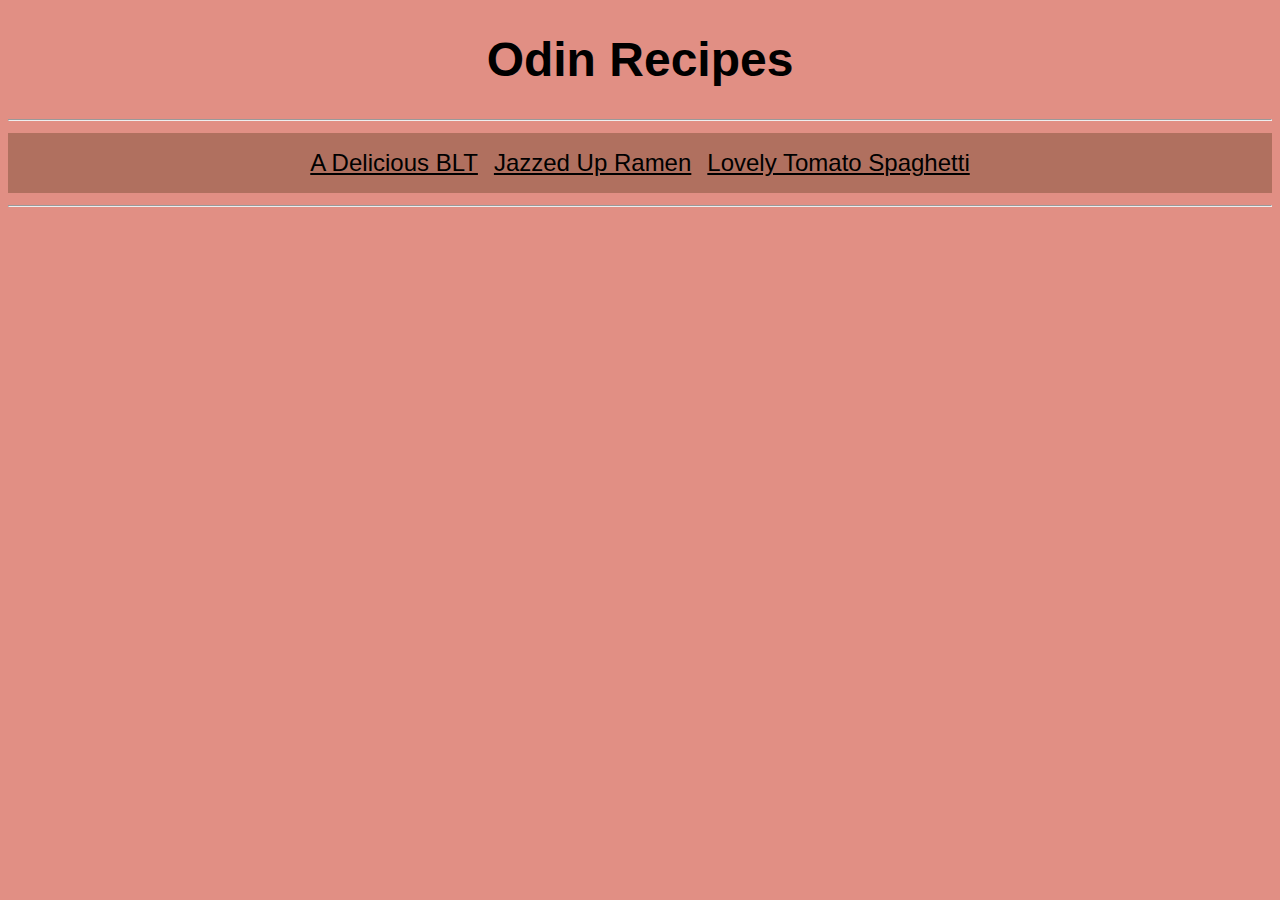
<file: index.html>
<!DOCTYPE html>
<html lang="en">

<head>
    <meta charset="UTF-8">
    <meta name="author" content="Ian Watts">
    <meta name="viewport" content="width=device-width, initial-scale=1.0">
    <title>Odin-Recipes</title>
    <link rel="stylesheet" href="style.css">
</head>

<body>
    <h1>Odin Recipes</h1>
    <hr>
    <div class="nav-flexbox-container">
        <ul class="nav">
            <li><a href="recipes/BLT.html">A Delicious BLT</a></li>
            <li><a href="recipes/ramen.html">Jazzed Up Ramen</a></li>
            <li><a href="recipes/spaghetti.html">Lovely Tomato Spaghetti</a></li>
        </ul>
    </div>
    <hr>
</body>

</html>
</file>
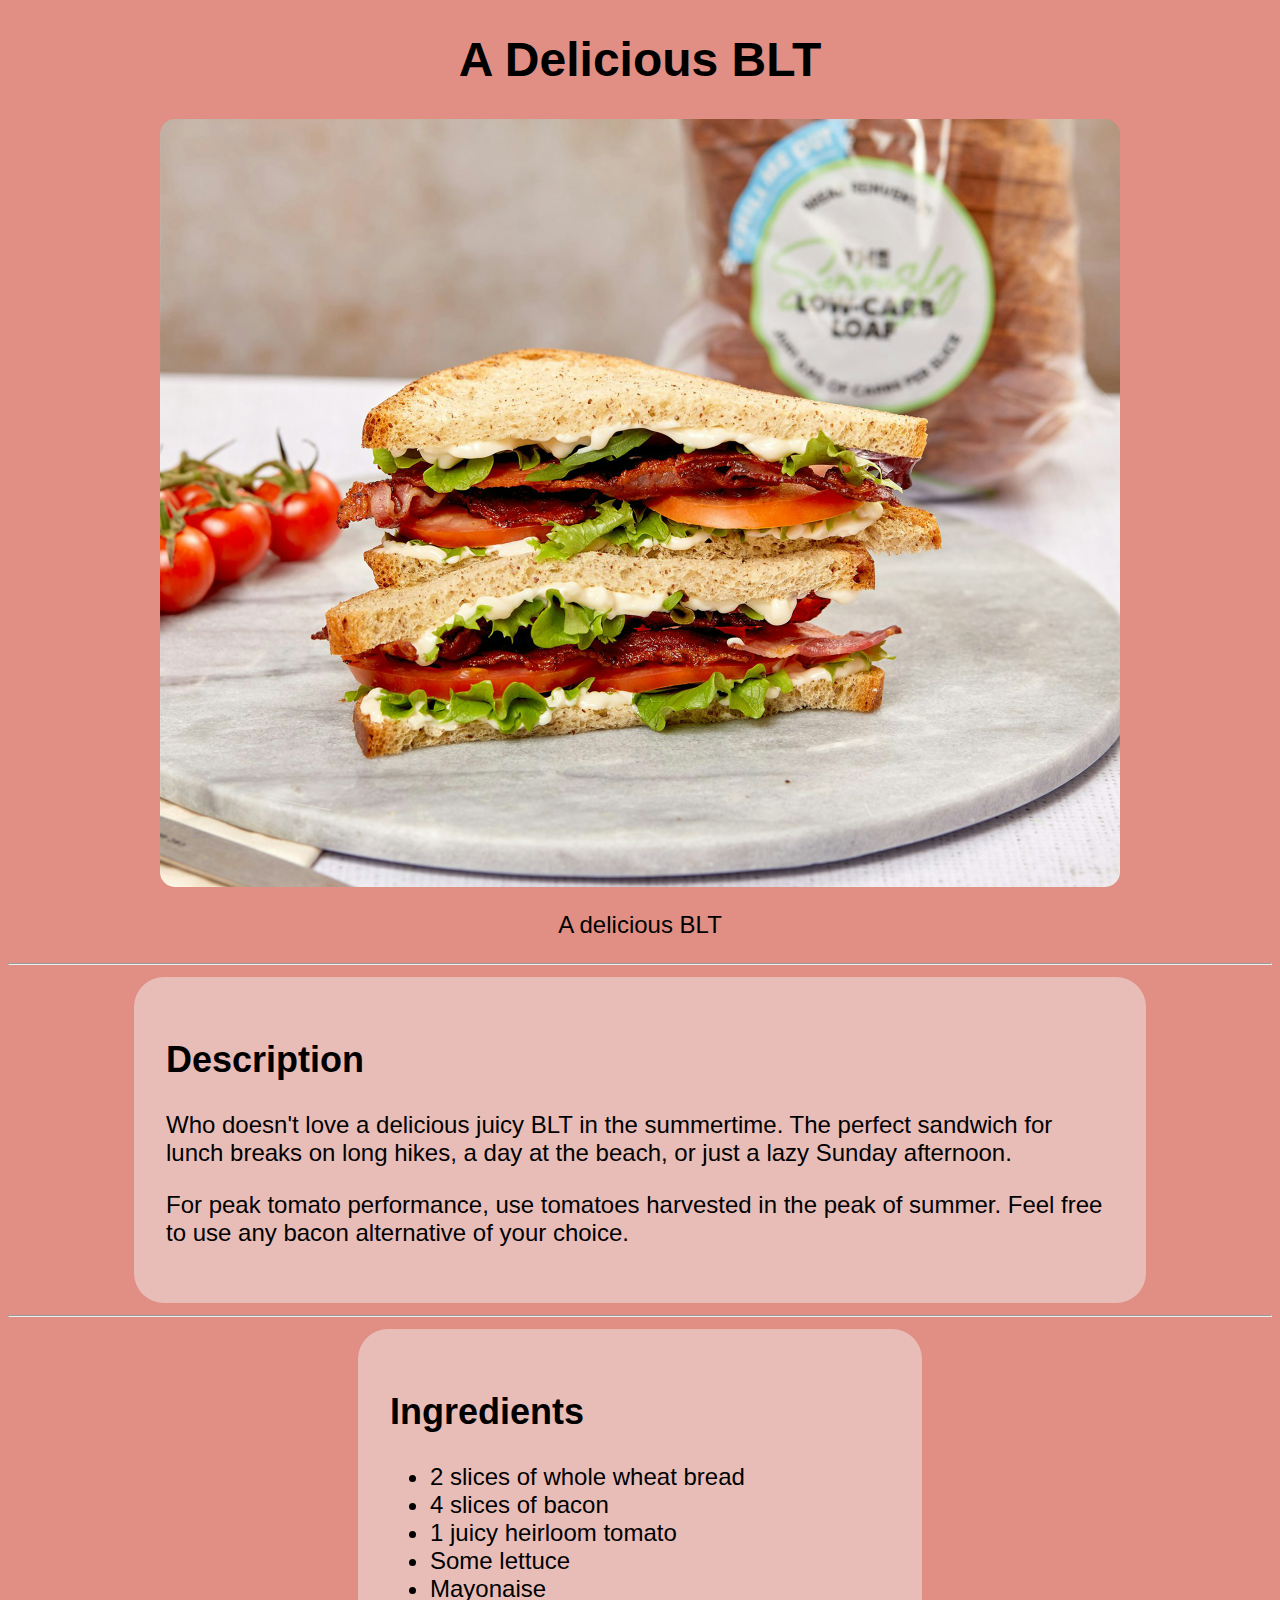
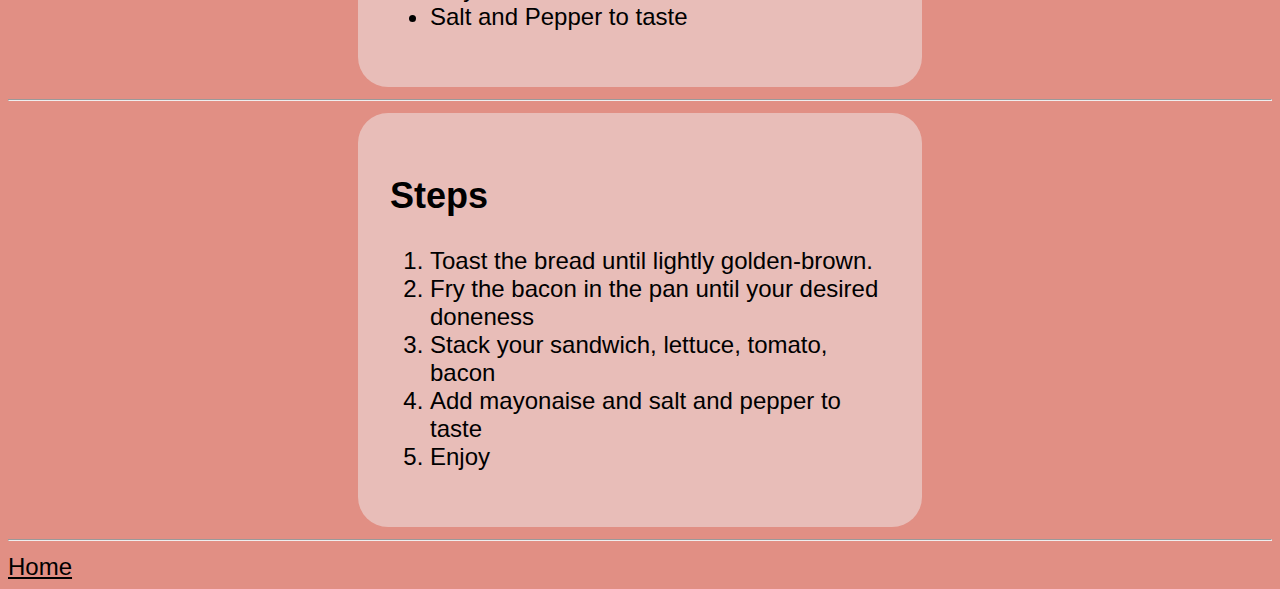
<file: recipes/BLT.html>
<!DOCTYPE html>
<html lang="en">

<head>
    <meta charset="UTF-8">
    <meta name="viewport" content="width=device-width, initial-scale=1.0">
    <title>BLT Recipe</title>
    <link rel="stylesheet" href="../style.css">
</head>

<body>
    <h1>A Delicious BLT</h1>
    <figure>
        <img src="../images/juicy-blt.jpg" alt="A delicious juicy BLT" loading="lazy">
        <figcaption>A delicious BLT</figcaption>
    </figure>
    <hr>
    <div class="description">
        <h2>Description</h2>
        <p>Who doesn't love a delicious juicy BLT in the summertime. The perfect sandwich for lunch breaks on long
            hikes, a
            day at the beach, or just a lazy Sunday afternoon.</p>
        <p>For peak tomato performance, use tomatoes harvested in the peak of summer. Feel free to use any bacon
            alternative
            of your choice.</p>
    </div>
    <hr>
    <div class="ingredientsList">
        <h2>Ingredients</h2>
        <ul>
            <li>2 slices of whole wheat bread</li>
            <li>4 slices of bacon</li>
            <li>1 juicy heirloom tomato</li>
            <li>Some lettuce</li>
            <li>Mayonaise</li>
            <li>Salt and Pepper to taste</li>
        </ul>
    </div>
    <hr>
    <div class="stepsList">
        <h2>Steps</h2>
        <ol>
            <li>Toast the bread until lightly golden-brown.</li>
            <li>Fry the bacon in the pan until your desired doneness</li>
            <li>Stack your sandwich, lettuce, tomato, bacon</li>
            <li>Add mayonaise and salt and pepper to taste</li>
            <li>Enjoy</li>
        </ol>
    </div>
    <hr>
    <a href="../index.html">Home</a>
</body>

</html>
</file>
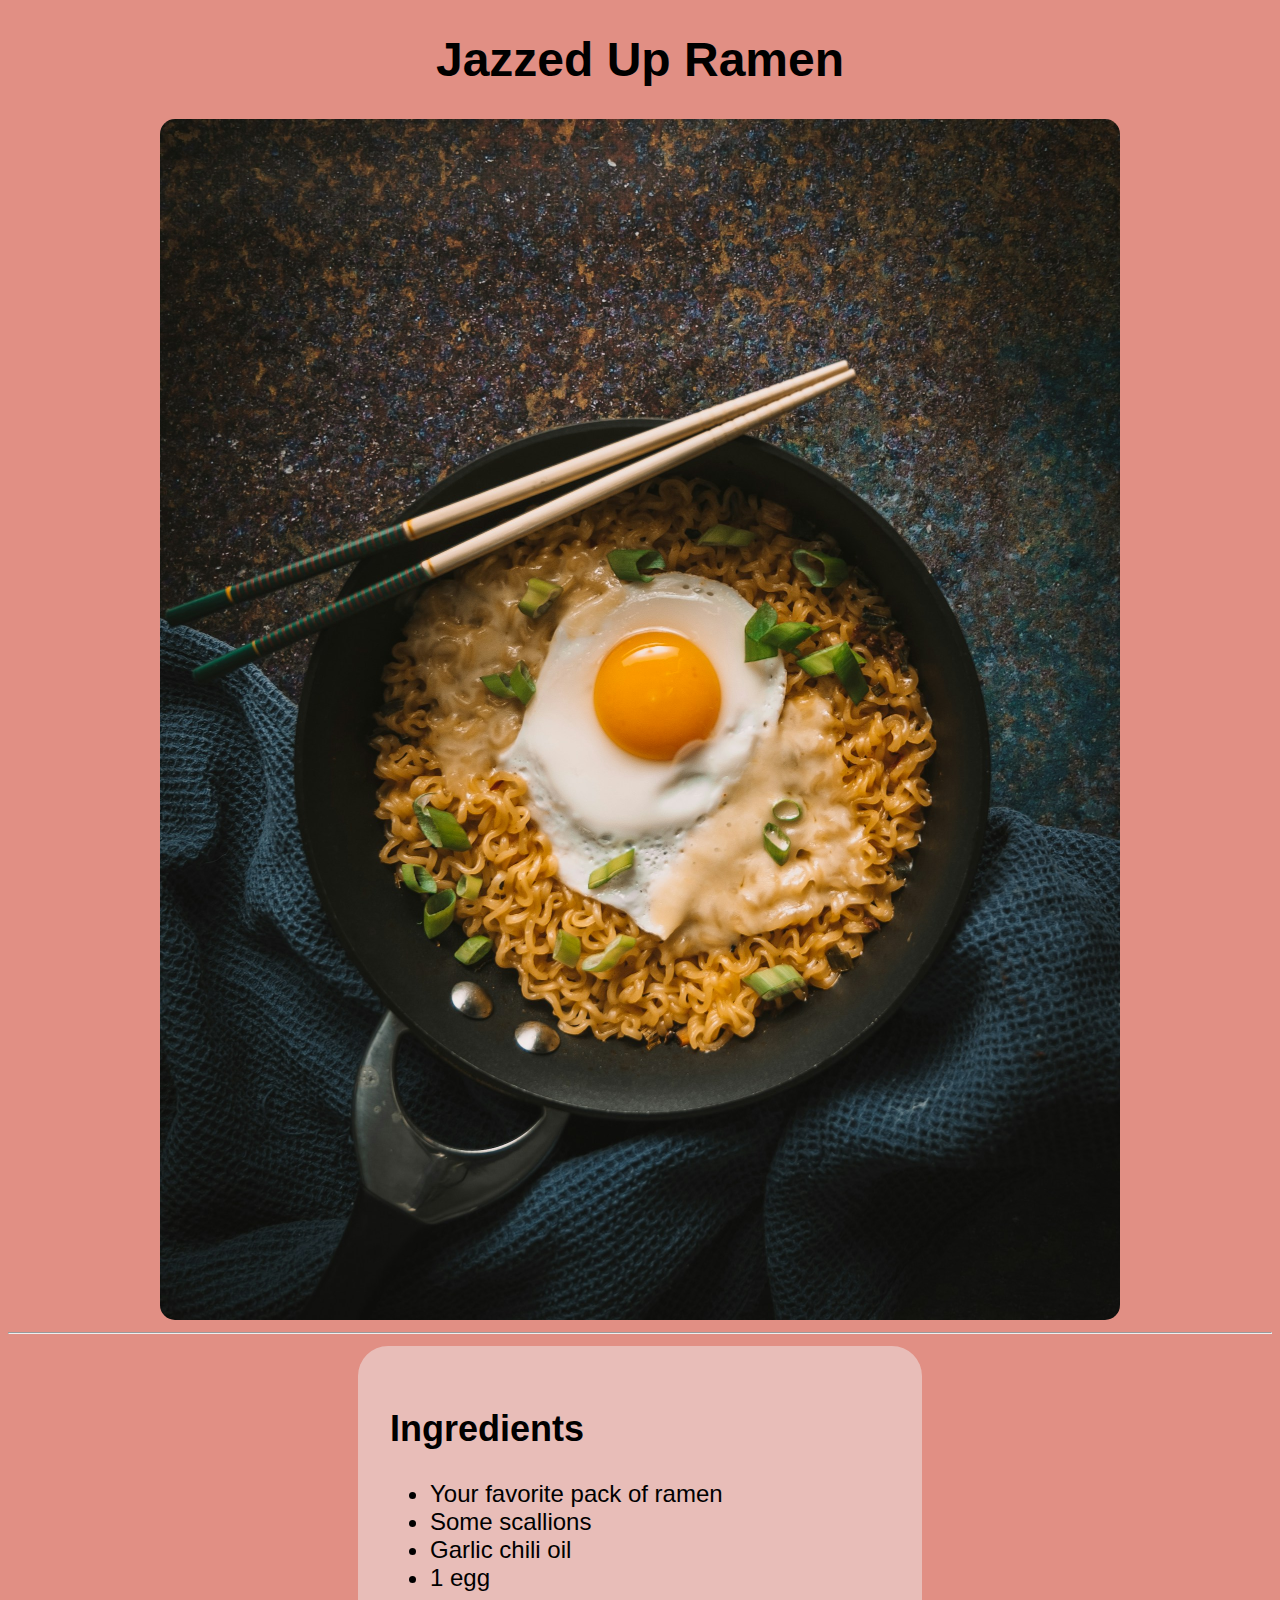
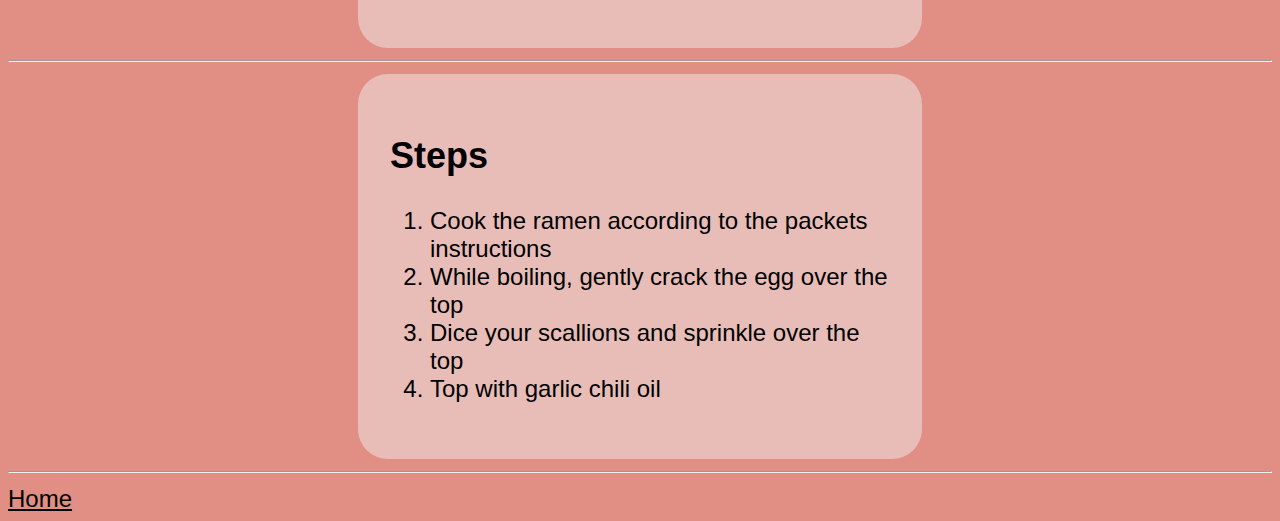
<file: recipes/ramen.html>
<!DOCTYPE html>
<html lang="en">

<head>
    <meta charset="UTF-8">
    <meta name="viewport" content="width=device-width, initial-scale=1.0">
    <title>Ramen Recipe</title>
    <link rel="stylesheet" href="../style.css">
</head>

<body>
    <h1>Jazzed Up Ramen</h1>
    <img src="../images/ramen-with-egg.jpg" alt="some jazzed up ramen with a succulent egg" loading="lazy">
    <hr>
    <div class="ingredientsList">
        <h2>Ingredients</h2>
        <ul>
            <li>Your favorite pack of ramen</li>
            <li>Some scallions</li>
            <li>Garlic chili oil</li>
            <li>1 egg</li>
        </ul>
    </div>
    <hr>
    <div class="stepsList">
        <h2>Steps</h2>
        <ol>
            <li>Cook the ramen according to the packets instructions</li>
            <li>While boiling, gently crack the egg over the top</li>
            <li>Dice your scallions and sprinkle over the top</li>
            <li>Top with garlic chili oil</li>
        </ol>
    </div>
    <hr>
    <a href="../index.html">Home</a>
</body>

</html>
</file>
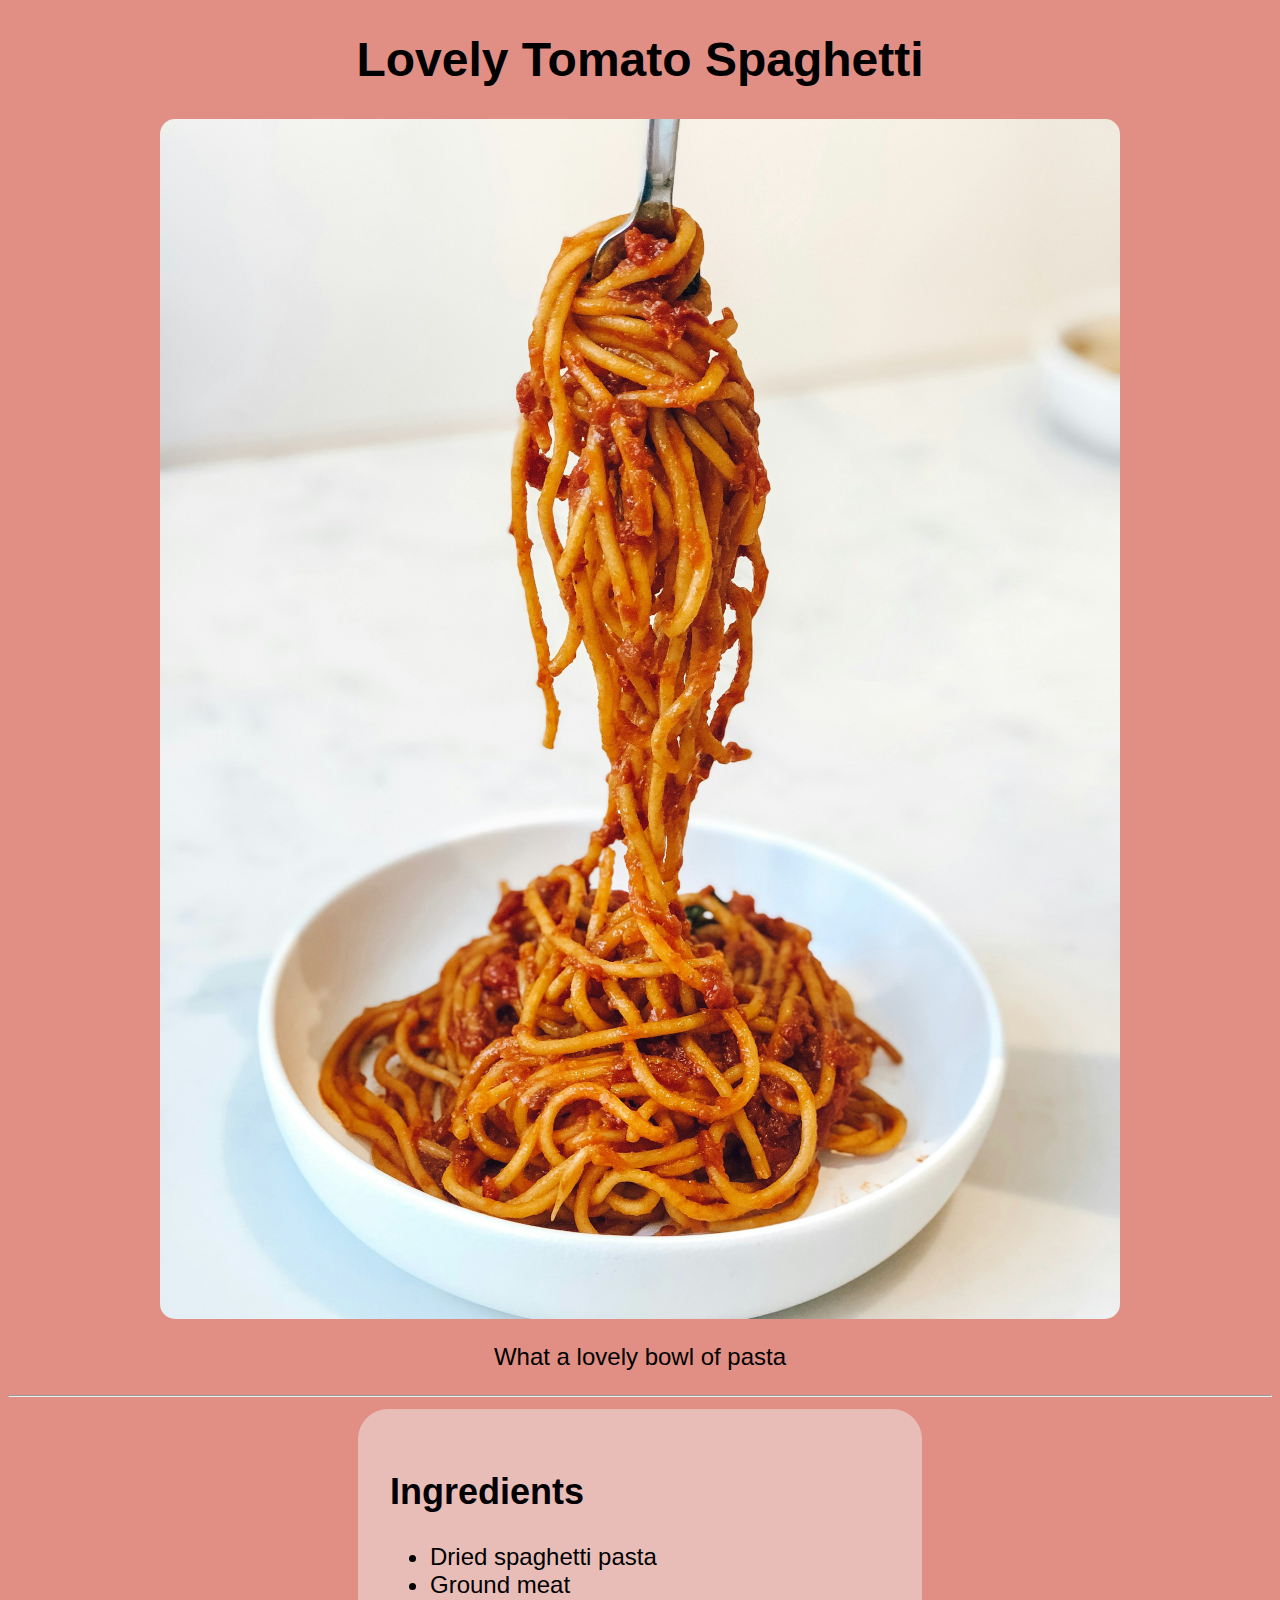
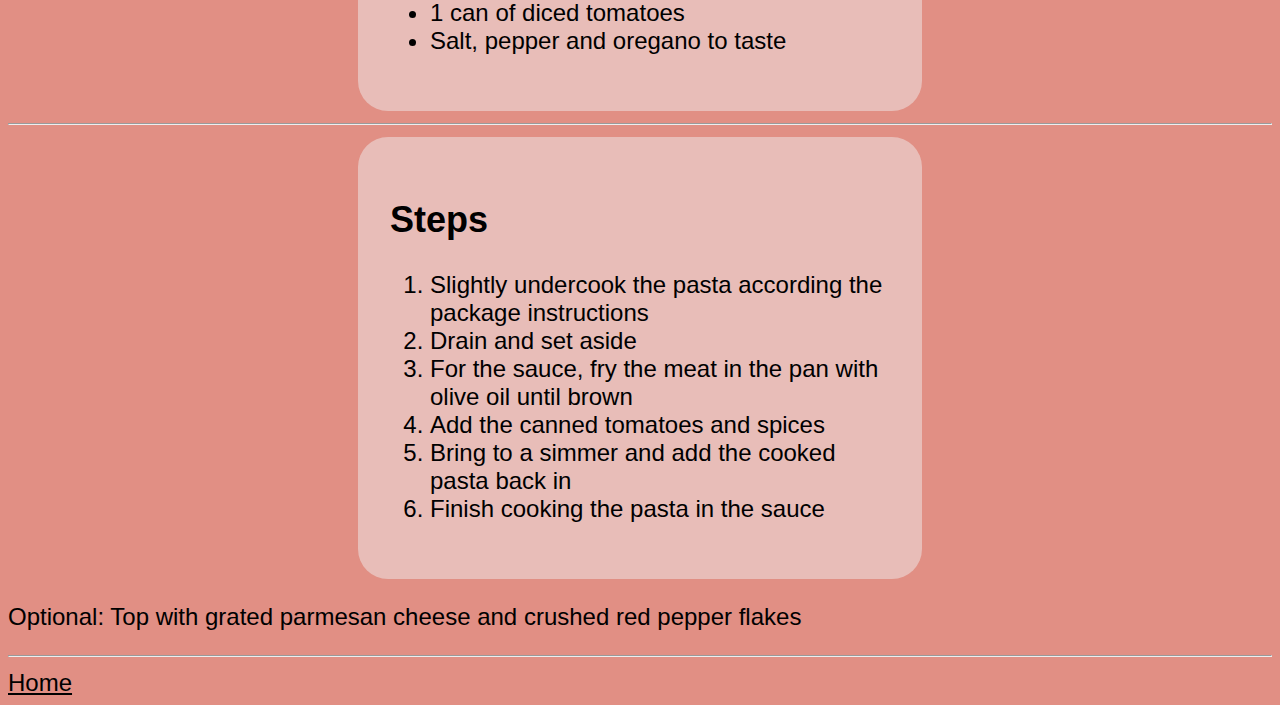
<file: recipes/spaghetti.html>
<!DOCTYPE html>
<html lang="en">

<head>
    <meta charset="UTF-8">
    <meta name="viewport" content="width=device-width, initial-scale=1.0">
    <title>Lovely Tomato Spaghetti</title>
    <link rel="stylesheet" href="../style.css">
</head>

<body>
    <h1>Lovely Tomato Spaghetti</h1>
    <figure>
        <img src="../images/spaghetti.jpg" alt="a delicious bowl of spaghetti with tomato sauce" loading="lazy">
        <figcaption>What a lovely bowl of pasta</figcaption>
    </figure>
    <hr>
    <div class="ingredientsList">
        <h2>Ingredients</h2>
        <ul>
            <li>Dried spaghetti pasta</li>
            <li>Ground meat</li>
            <li>1 can of diced tomatoes</li>
            <li>Salt, pepper and oregano to taste</li>
        </ul>
    </div>
    <hr>
    <div class="stepsList">
    <h2>Steps</h2>
        <ol>
            <li>Slightly undercook the pasta according the package instructions</li>
            <li>Drain and set aside</li>
            <li>For the sauce, fry the meat in the pan with olive oil until brown</li>
            <li>Add the canned tomatoes and spices</li>
            <li>Bring to a simmer and add the cooked pasta back in</li>
            <li>Finish cooking the pasta in the sauce</li>
        </ol>
    </div>
    <p>Optional: Top with grated parmesan cheese and crushed red pepper flakes</p>
    <hr>
    <a href="../index.html">Home</a>
</body>

</html>
</file>
<file: style.css>
body {
    font-family: 'Trebuchet MS', 'Lucida Sans Unicode', 'Lucida Grande', 'Lucida Sans', Arial, sans-serif;
    font-size: 1.5rem;
    background-color: #E18F84;
}

.nav-flexbox-container .nav {
    display: flex;
    gap: 1rem;
    justify-content: center;
    background-color: rgba(58, 36, 8, 0.295);

    list-style: none;
    padding: 1rem;
    margin: 0;
}

img {
    width: 75vw;
    height: auto;
    margin-left: auto;
    margin-right: auto;
    display: block;
    border-radius: 15px;
}

figcaption {
    display: block;
    margin-left: auto;
    margin-right: auto;
    text-align: center;
    padding-top: 1.5rem;
}

h1 {
    text-align: center;
}

.ingredientsList,
.stepsList,
.description {
    background-color: rgba(240, 235, 235, .5); 
    padding: 2rem;
    margin-left: auto;
    margin-right: auto;
    border-radius: 30px;
}

.description {
    max-width: 75%;
}

.ingredientsList,
.stepsList {
    max-width: 500px;
}

ol ul {
    padding-left: 1.5rem;
} 

/* .nav {
    text-align: left;
    font-size: 1.5rem;
    margin-left: 3.5rem;
} */

a {
    color: black;
}

a:visited {
    color: rgba(220, 220, 220, 0);
}
</file>
